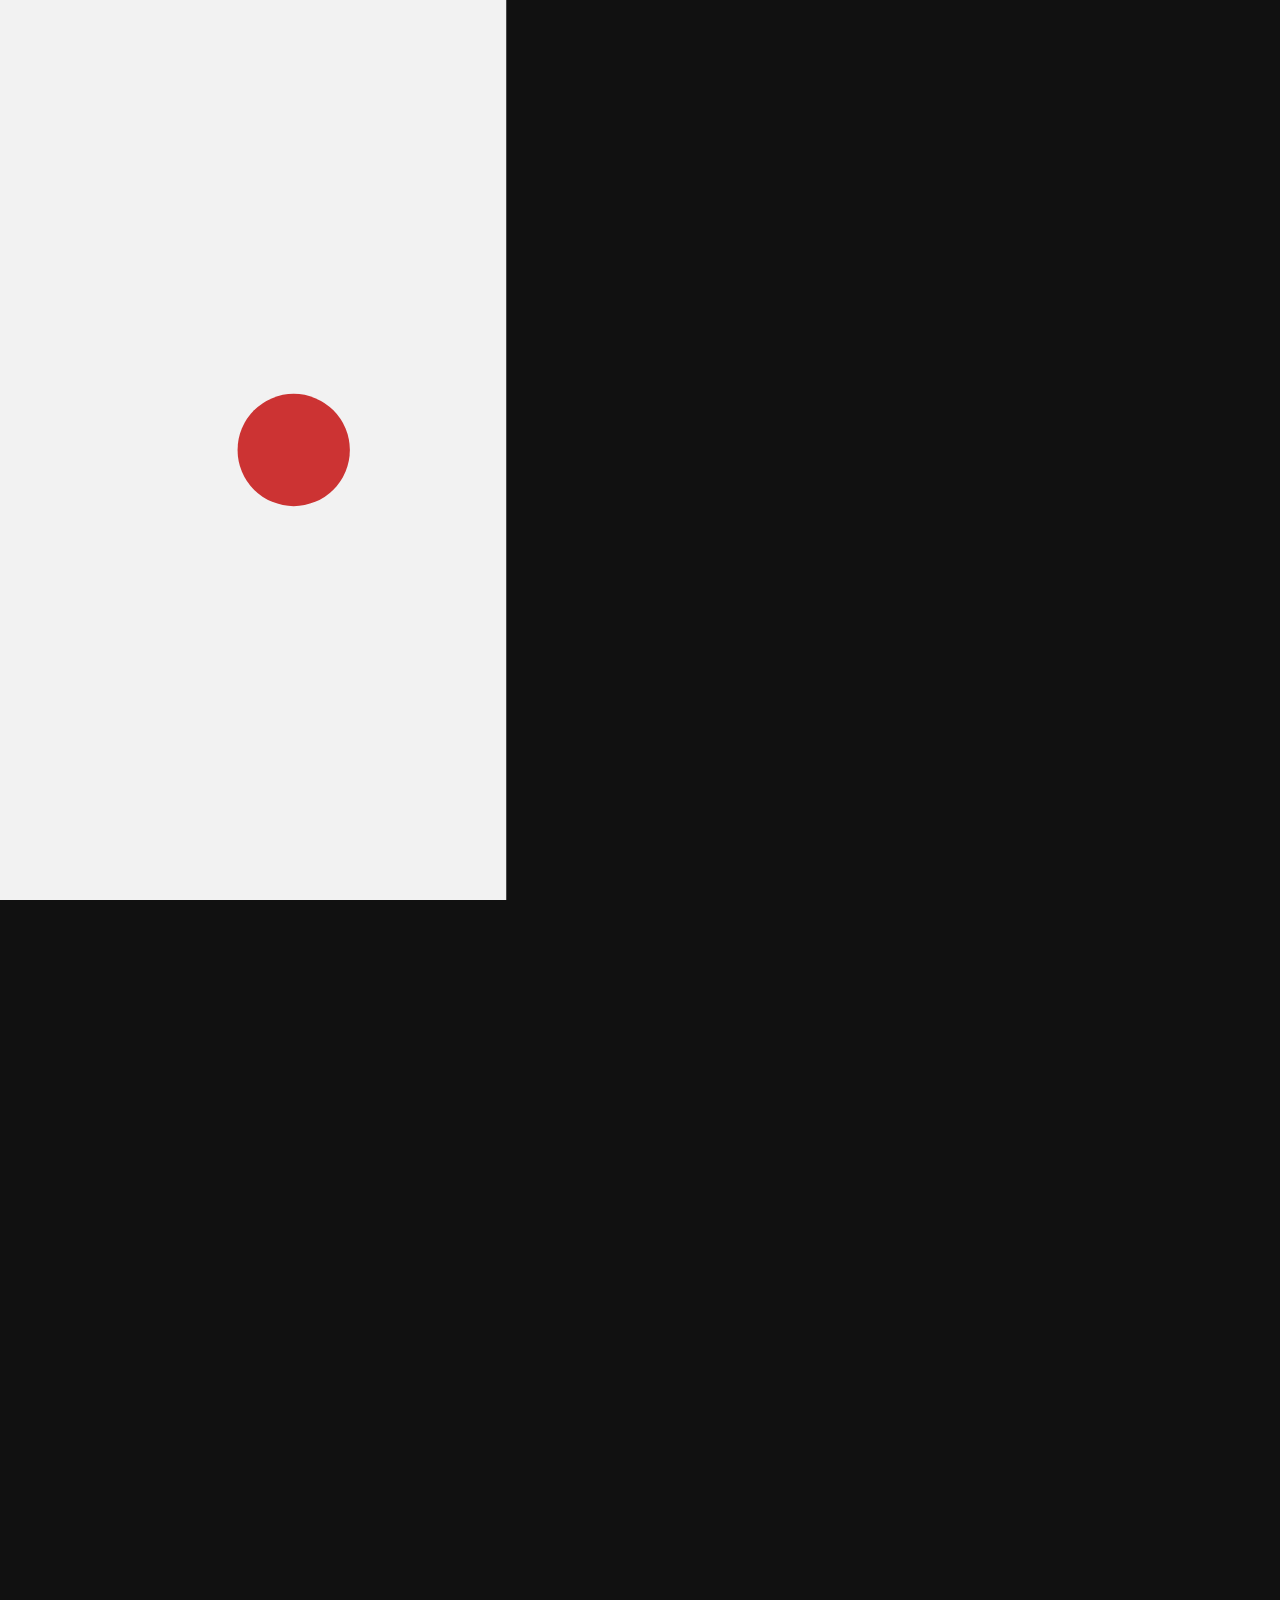
<file: engine/film-template/index.html>
<!doctype html>
<html>
<head>
<meta charset="utf-8">
<title>film</title>
<style>
  html, body { margin: 0; background: #111; }
  #stage { position: relative; overflow: hidden; background: #F2F2F2; transform-origin: 0 0; }
  .act { position: absolute; left: 0; top: 0; width: 100%; height: 100%; display: none; }
</style>
</head>
<body>
<div id="stage"></div>
<script>
/* House film page: copy this folder to <job>/film/ and build on it. Rendered by engine/film.cjs (read its header for the commands).
   The contract:
     window.seek(t)     draws the film at t seconds. Everything on screen is a function of t: no wall clock, no unseeded random,
                        no self-running CSS transition or animation.
     window.__ready     resolves when fonts, images and acts are built; window.__error holds the message when the page cannot build.
     window.filmInfo()  { fps, width, height, total, acts: [{ id, from, to }] }
     ?export=1          sent by the renderer: no preview playback. ?acts=a1,a2 loads only those acts (fast samples of one act).
   One act = one file in acts/<id>.js. Editors work on different act files at the same time, and after a fix only the changed
   act is rendered again. Shared things (palette, fonts, a character rig) go in lib/ and are loaded here with <script> tags:
   a change to a shared file re-renders the whole film, so settle them before the acts are built. */
(function () {
  const Film = window.Film = {
    fps: 30, width: 1080, height: 1920,
    // The one shared table, written once from the shot list or the voice timing. Windows may overlap for a transition; later rows draw on top.
    table: [
      { id: 'a1', from: 0, to: 2 },
      { id: 'a2', from: 2, to: 4 },
    ],
    acts: {}, pending: [],
    // An act registers itself: build(root, row) makes its DOM once; seek(u, t) draws it at u seconds after its start (t = film time).
    act(id, def) { Film.acts[id] = def; },
    // Anything slow at build time (an image to decode, a texture to bake) hands its promise here so __ready waits for it.
    wait(promise) { Film.pending.push(promise); },
  };
  const stage = document.getElementById('stage');
  stage.style.width = Film.width + 'px'; stage.style.height = Film.height + 'px';
  const q = new URLSearchParams(location.search), only = (q.get('acts') || '').split(',').filter(Boolean);
  const rows = Film.table.filter((a) => !only.length || only.includes(a.id));
  let ready; window.__ready = new Promise((r) => (ready = r));

  window.seek = async (t) => {
    await window.__ready;
    for (const a of rows) {
      const on = t >= a.from && t < a.to;          // shown or hidden by the clock alone, never by what was on screen before
      a.root.style.display = on ? 'block' : 'none';
      if (on) Film.acts[a.id].seek(t - a.from, t);
    }
  };
  window.filmInfo = () => ({
    fps: Film.fps, width: Film.width, height: Film.height, total: Math.max(...Film.table.map((a) => a.to)),
    acts: Film.table.map(({ id, from, to }) => ({ id, from, to })),
  });

  (async () => {
    for (const a of rows) await new Promise((res, rej) => { const s = document.createElement('script'); s.src = 'acts/' + a.id + '.js'; s.onload = res; s.onerror = () => rej(new Error('act not found: acts/' + a.id + '.js')); document.head.appendChild(s); });
    // Fonts first: acts measure text when they build. Name every face the film uses, for example:
    //   await document.fonts.load('700 40px "Inter"', 'abc');
    await document.fonts.ready;
    for (const a of rows) {
      if (!Film.acts[a.id]) throw new Error('acts/' + a.id + '.js did not call Film.act("' + a.id + '", ...)');
      a.root = document.createElement('div'); a.root.className = 'act'; a.root.id = 'act-' + a.id; stage.appendChild(a.root);
      Film.acts[a.id].build(a.root, a);
    }
    await Promise.all(Film.pending); await document.fonts.ready;
    ready(true);
    if (!q.get('export')) {                         // opened by hand in a browser: fit the window and play in a loop
      stage.style.transform = 'scale(' + Math.min(innerWidth / Film.width, innerHeight / Film.height) + ')';
      const t0 = performance.now(), total = window.filmInfo().total;
      (function loop() { window.seek(((performance.now() - t0) / 1000) % total); requestAnimationFrame(loop); })();
    }
  })().catch((e) => { console.error(e); window.__error = String((e && e.message) || e); });
})();
</script>
</body>
</html>
</file>
